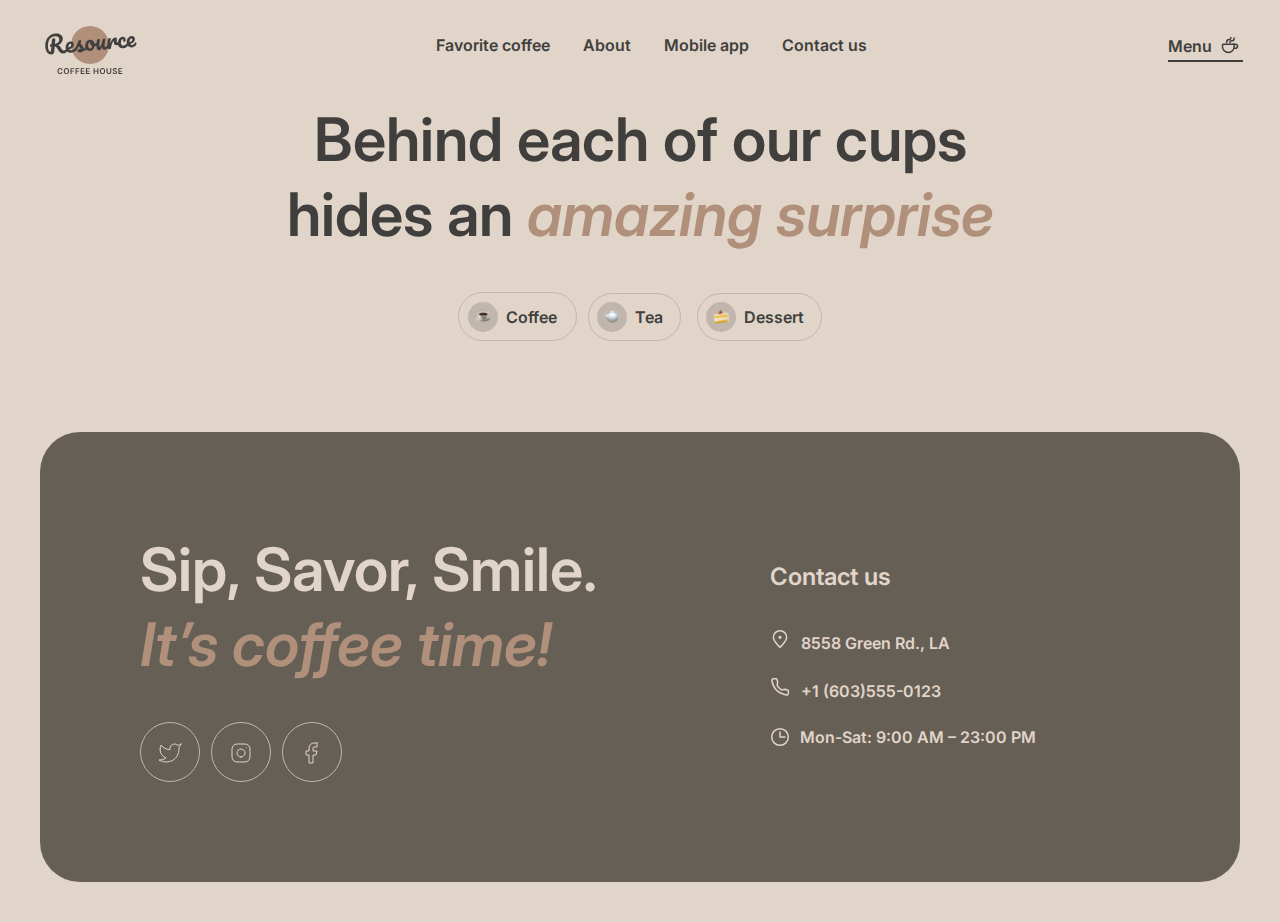
<file: coffee-house/menu.html>
<!DOCTYPE html>
<html lang="en">

<head>
  <meta charset="UTF-8">
  <meta name="viewport" content="width=device-width, initial-scale=1.0">
  <link rel="stylesheet" href="style.css">
  <script src="index.js" defer></script>
  <link href="https://fonts.googleapis.com/css2?family=Inter:wght@400;600&display=swap" rel="stylesheet">
  <link rel="icon" type="image/png" sizes="512x512" href="./images/icon/android-chrome-512x512.png">
  <title>Coffee House</title>
</head>

<body>
  <div class="body_wrapper">
    <header class="header">
      <div class="header__top">
        <a href="./">
          <img src="images/icon/logo.svg" alt="Logo">
        </a>
      </div>
      <div class="navbar">
        <nav class="navbar_header" id="navbar_header">
          <ul class="navigationList" id="navigationList">
            <li><a href="./#favorite" class="nav__link">Favorite coffee</a></li>
            <li><a href="./#about" class="nav__link">About</a></li>
            <li><a href="./#mobile-app" class="nav__link">Mobile app</a></li>
            <li><a href="#contact" class="nav__link">Contact us</a></li>
            <li class="menuBurger">
              <a href="menu.html" class="menu_active">Menu</a>
              <img src="images/icon/coffee-cup.svg" class="icon_coffee" alt="Coffee icon">
            </li>
          </ul>
        </nav>
      </div>
      <div class="coffee_menu_btn">
        <div class="button_coffee" id="img-coffee">
          <span class="coffee_btn">
            <a href="menu.html" class="menu_active">Menu</a>
            <img src="images/icon/coffee-cup.svg" class="icon_coffee_active" alt="Coffee icon">
          </span>
        </div>
        <div class="burger_menu" id="burger-menu">
          <button class="burger" id="burger">
            <span></span><span></span>
          </button>
        </div>
      </div>

    </header>
    <main>
      <section class="coffee_menu">
        <div class="coffee_menu_info">
          <h1>Behind each of our cups hides an <span>amazing surprise</span></h1>
        </div>
        <div class="coffee_menu_input">
          <div class="coffee_button menu-btn" data-menu="coffee-menu" onclick="showMenu('coffee-menu')">
            <div class="coffee_store">
              <span class="coffee_img">
                <svg width="17" height="17" viewBox="0 0 17 17" fill="none" xmlns="http://www.w3.org/2000/svg"
                  xmlns:xlink="http://www.w3.org/1999/xlink">
                  <path d="M0.5 16.12H16.5V0.12H0.5V16.12Z" fill="url(#pattern0)" />
                  <defs>
                    <pattern id="pattern0" patternContentUnits="objectBoundingBox" width="1" height="1">
                      <use xlink:href="#image0_32469_2390" transform="scale(0.015625)" />
                    </pattern>
                    <image id="image0_32469_2390" width="64" height="64"
                      xlink:href="[data-uri]" />
                  </defs>
                </svg>
              </span>
              <p class="coffee_name">Coffee</p>
            </div>
          </div>
          <div class="tea_button menu-btn" data-menu="tea-menu" onclick="showMenu('tea-menu')">
            <div class="tea_store">
              <div class="tea_img">
                <svg width="17" height="17" viewBox="0 0 17 17" fill="none" xmlns="http://www.w3.org/2000/svg"
                  xmlns:xlink="http://www.w3.org/1999/xlink">
                  <path d="M0.5 16.12H16.5V0.12H0.5V16.12Z" fill="url(#pattern1)" />
                  <defs>
                    <pattern id="pattern1" patternContentUnits="objectBoundingBox" width="1" height="1">
                      <use xlink:href="#image0_32469_2772" transform="scale(0.015625)" />
                    </pattern>
                    <image id="image0_32469_2772" width="64" height="64"
                      xlink:href="[data-uri]" />
                  </defs>
                </svg>
              </div>
              <p class="tea_name">Tea</p>
            </div>
          </div>
          <div class="dessert_button menu-btn" data-menu="dessert-menu" onclick="showMenu('dessert-menu')">
            <div class="dessert_store">
              <div class="dessert_img">
                <svg width="17" height="17" viewBox="0 0 17 17" fill="none" xmlns="http://www.w3.org/2000/svg"
                  xmlns:xlink="http://www.w3.org/1999/xlink">
                  <path d="M0.5 16.12H16.5V0.12H0.5V16.12Z" fill="url(#pattern2)" />
                  <defs>
                    <pattern id="pattern2" patternContentUnits="objectBoundingBox" width="1" height="1">
                      <use xlink:href="#image0_32469_2380" transform="scale(0.015625)" />
                    </pattern>
                    <image id="image0_32469_2380" width="64" height="64"
                      xlink:href="[data-uri]" />
                  </defs>
                </svg>
              </div>
              <p class="dessert_name">Dessert</p>
            </div>
          </div>
        </div>
        <div class="coffee_menu_content menu-container" id="coffee-menu">
          <div class="drink1">
            <div class="coffee">
              <img src="images/coffee/coffee-1.jpg" alt="coffee1">
            </div>
            <div class="menu_content_drink">
              <div class="menu_content_title">
                <p class="menu_content_name">Irish coffee</p>
                <p class="menu_content_info">Fragrant black coffee with Jameson Irish whiskey and whipped milk</p>
              </div>
              <p class="menu_content_price1">$7.00</p>
            </div>
          </div>
          <div class="drink2">
            <div class="coffee">
              <img src="images/coffee/coffee-5.jpg" alt="coffee5">
            </div>
            <div class="menu_content_drink">
              <div class="menu_content_title">
                <p class="menu_content_name">Espresso</p>
                <p class="menu_content_info">Classic black coffee</p>
              </div>
              <p class="menu_content_price2">$4.50</p>
            </div>
          </div>
          <div class="drink3">
            <div class="coffee">
              <img src="images/coffee/coffee-2.jpg" alt="coffee2">
            </div>
            <div class="menu_content_drink">
              <div class="menu_content_title">
                <p class="menu_content_name">Kahlua coffee</p>
                <p class="menu_content_info">Classic coffee with milk and Kahlua liqueur under a cap of frothed milk</p>
              </div>
              <p class="menu_content_price">$7.00</p>
            </div>
          </div>
          <div class="drink4">
            <div class="coffee">
              <img src="images/coffee/coffee-6.jpg" alt="coffee6">
            </div>
            <div class="menu_content_drink">
              <div class="menu_content_title">
                <p class="menu_content_name">Latte</p>
                <p class="menu_content_info">Espresso coffee with the addition of steamed milk and dense milk foam</p>
              </div>
              <p class="menu_content_price1">$5.50</p>
            </div>
          </div>
          <div class="drink5">
            <div class="coffee">
              <img src="images/coffee/coffee-3.jpg" alt="coffee3">
            </div>
            <div class="menu_content_drink">
              <div class="menu_content_title">
                <p class="menu_content_name">Honey raf</p>
                <p class="menu_content_info">Espresso with frothed milk, cream and aromatic honey</p>
              </div>
              <p class="menu_content_price">$5.50</p>
            </div>
          </div>
          <div class="drink6">
            <div class="coffee">
              <img src="images/coffee/coffee-7.jpg" alt="coffee7">
            </div>
            <div class="menu_content_drink">
              <div class="menu_content_title">
                <p class="menu_content_name">Latte macchiato</p>
                <p class="menu_content_info">Espresso with frothed milk and chocolate</p>
              </div>
              <p class="menu_content_price">$5.50</p>
            </div>
          </div>
          <div class="drink7">
            <div class="coffee">
              <img src="images/coffee/coffee-4.jpg" alt="coffee4">
            </div>
            <div class="menu_content_drink">
              <div class="menu_content_title">
                <p class="menu_content_name">Ice cappuccino</p>
                <p class="menu_content_info">Cappuccino with soft thick foam in summer version with ice</p>
              </div>
              <p class="menu_content_price">$5.00</p>
            </div>
          </div>
          <div class="drink8">
            <div class="coffee">
              <img src="images/coffee/coffee-8.jpg" alt="coffee8">
            </div>
            <div class="menu_content_drink">
              <div class="menu_content_title">
                <p class="menu_content_name">Coffee with cognac</p>
                <p class="menu_content_info">Fragrant black coffee with cognac and whipped cream</p>
              </div>
              <p class="menu_content_price">$6.50</p>
            </div>
          </div>

          <button class="drink_refresh" onclick="toggleMenu()">
            <img src="images/icon/button-icon-dark.svg" alt="refresh">
          </button>
        </div>

        <div class="tea_menu_content menu-container" id="tea-menu">
          <div class="drink1">
            <div class="coffee">
              <img src="images/tea/tea-1.png" alt="tea1">
            </div>
            <div class="menu_content_drink">
              <div class="menu_content_title">
                <p class="menu_content_name">Moroccan</p>
                <p class="menu_content_info">Fragrant black tea with the addition of tangerine, cinnamon, honey, lemon
                  and mint</p>
              </div>
              <p class="menu_content_price1">$4.50</p>
            </div>
          </div>
          <div class="drink2">
            <div class="coffee">
              <img src="images/tea/tea-2.png" alt="tea2">
            </div>
            <div class="menu_content_drink">
              <div class="menu_content_title">
                <p class="menu_content_name">Ginger</p>
                <p class="menu_content_info">Original black tea with fresh ginger, lemon and honey</p>
              </div>
              <p class="menu_content_price">$5.00</p>
            </div>
          </div>
          <div class="drink3">
            <div class="coffee">
              <img src="images/tea/tea-3.png" alt="tea3">
            </div>
            <div class="menu_content_drink">
              <div class="menu_content_title">
                <p class="menu_content_name">Cranberry</p>
                <p class="menu_content_info">Invigorating black tea with cranberry and honey</p>
              </div>
              <p class="menu_content_price">$5.00</p>
            </div>
          </div>
          <div class="drink4">
            <div class="coffee">
              <img src="images/tea/tea-4.png" alt="coffee6">
            </div>
            <div class="menu_content_drink">
              <div class="menu_content_title">
                <p class="menu_content_name">Sea buckthorn</p>
                <p class="menu_content_info">Toning sweet black tea with sea buckthorn, fresh thyme and cinnamon</p>
              </div>
              <p class="menu_content_price1">$5.50</p>
            </div>
          </div>
        </div>
        <div class="dessert_menu_content menu-container" id="dessert-menu">
          <div class="dessert1">
            <div class="coffee">
              <img src="images/dessert/dessert-1.png" alt="dessert1">
            </div>
            <div class="menu_content_drink">
              <div class="menu_content_title">
                <p class="menu_content_name">Marble cheesecake</p>
                <p class="menu_content_info">Philadelphia cheese with lemon zest on a light sponge cake and red currant
                  jam</p>
              </div>
              <p class="menu_content_price1">$3.50</p>
            </div>
          </div>
          <div class="dessert2">
            <div class="coffee">
              <img src="images/dessert/dessert-2.png" alt="dessert2">
            </div>
            <div class="menu_content_drink">
              <div class="menu_content_title">
                <p class="menu_content_name">Red velvet</p>
                <p class="menu_content_info">Layer cake with cream cheese frosting</p>
              </div>
              <p class="menu_content_price">$4.00</p>
            </div>
          </div>
          <div class="dessert3">
            <div class="coffee">
              <img src="images/dessert/dessert-3.png" alt="dessert3">
            </div>
            <div class="menu_content_drink">
              <div class="menu_content_title">
                <p class="menu_content_name">Cheesecakes</p>
                <p class="menu_content_info">Soft cottage cheese pancakes with sour cream and fresh berries and
                  sprinkled with powdered sugar</p>
              </div>
              <p class="menu_content_price1">$4.50</p>
            </div>
          </div>
          <div class="dessert4">
            <div class="coffee">
              <img src="images/dessert/dessert-4.png" alt="dessert4">
            </div>
            <div class="menu_content_drink">
              <div class="menu_content_title">
                <p class="menu_content_name">Creme brulee</p>
                <p class="menu_content_info">Delicate creamy dessert in a caramel basket with wild berries</p>
              </div>
              <p class="menu_content_price">$4.00</p>
            </div>
          </div>
          <div class="dessert5">
            <div class="coffee">
              <img src="images/dessert/dessert-5.png" alt="dessert5">
            </div>
            <div class="menu_content_drink">
              <div class="menu_content_title">
                <p class="menu_content_name">Pancakes</p>
                <p class="menu_content_info">Tender pancakes with strawberry jam and fresh strawberries</p>
              </div>
              <p class="menu_content_price">$4.50</p>
            </div>
          </div>
          <div class="dessert6">
            <div class="coffee">
              <img src="images/dessert/dessert-6.png" alt="dessert6">
            </div>
            <div class="menu_content_drink">
              <div class="menu_content_title">
                <p class="menu_content_name">Honey cake</p>
                <p class="menu_content_info">Classic honey cake with delicate custard</p>
              </div>
              <p class="menu_content_price">$4.50</p>
            </div>
          </div>
          <div class="dessert7">
            <div class="coffee">
              <img src="images/dessert/dessert-7.png" alt="dessert7">
            </div>
            <div class="menu_content_drink">
              <div class="menu_content_title">
                <p class="menu_content_name">Chocolate cake</p>
                <p class="menu_content_info">Cake with hot chocolate filling and nuts with dried apricots</p>
              </div>
              <p class="menu_content_price">$5.50</p>
            </div>
          </div>
          <div class="dessert8">
            <div class="coffee">
              <img src="images/dessert/dessert-8.png" alt="dessert8">
            </div>
            <div class="menu_content_drink">
              <div class="menu_content_title">
                <p class="menu_content_name">Black forest</p>
                <p class="menu_content_info">A combination of thin sponge cake with cherry jam and light chocolate
                  mousse</p>
              </div>
              <p class="menu_content_price1">$6.50</p>
            </div>
          </div>
          <button class="dessert_refresh" onclick="toggleMenuDessert()">
            <img src="images/icon/button-icon-dark.svg" alt="refresh">
          </button>
        </div>
      </section>
    </main>
    <footer id="contact">
      <div class="social_media_info">
        <h2>Sip, Savor, Smile. <span>It’s coffee time!</span></h2>
        <div class="social_media">
          <button class="twitter">
            <svg width="24" height="24" viewBox="0 0 24 24" fill="none" xmlns="http://www.w3.org/2000/svg">
              <g id="twitter">
                <path id="Vector"
                  d="M23 3.01006C23 3.01006 20.9821 4.20217 19.86 4.54006C19.2577 3.84757 18.4573 3.35675 17.567 3.13398C16.6767 2.91122 15.7395 2.96725 14.8821 3.29451C14.0247 3.62177 13.2884 4.20446 12.773 4.96377C12.2575 5.72309 11.9877 6.62239 12 7.54006V8.54006C10.2426 8.58562 8.50127 8.19587 6.93101 7.4055C5.36074 6.61513 4.01032 5.44869 3 4.01006C3 4.01006 -1 13.0101 8 17.0101C5.94053 18.408 3.48716 19.109 1 19.0101C10 24.0101 21 19.0101 21 7.51006C20.9991 7.23151 20.9723 6.95365 20.92 6.68006C21.9406 5.67355 23 3.01006 23 3.01006Z"
                  stroke="#E1D4C9" stroke-linecap="round" stroke-linejoin="round" />
              </g>
            </svg>
          </button>
          <button class="instagram">
            <svg width="24" height="24" viewBox="0 0 24 24" fill="none" xmlns="http://www.w3.org/2000/svg">
              <g id="instagram">
                <path id="Vector1"
                  d="M12 16C14.2091 16 16 14.2091 16 12C16 9.79086 14.2091 8 12 8C9.79086 8 8 9.79086 8 12C8 14.2091 9.79086 16 12 16Z"
                  stroke="#E1D4C9" stroke-linecap="round" stroke-linejoin="round" />
                <path id="Vector_2"
                  d="M3 16V8C3 5.23858 5.23858 3 8 3H16C18.7614 3 21 5.23858 21 8V16C21 18.7614 18.7614 21 16 21H8C5.23858 21 3 18.7614 3 16Z"
                  stroke="#E1D4C9" />
                <path id="Vector_3" d="M17.5 6.51L17.51 6.49889" stroke="#E1D4C9" stroke-linecap="round"
                  stroke-linejoin="round" />
              </g>
            </svg>
          </button>
          <button class="facebook">
            <svg width="24" height="24" viewBox="0 0 24 24" fill="none" xmlns="http://www.w3.org/2000/svg">
              <g id="facebook">
                <path id="Vector2"
                  d="M17 2H14C12.6739 2 11.4021 2.52678 10.4645 3.46447C9.52678 4.40215 9 5.67392 9 7V10H6V14H9V22H13V14H16L17 10H13V7C13 6.73478 13.1054 6.48043 13.2929 6.29289C13.4804 6.10536 13.7348 6 14 6H17V2Z"
                  stroke="#E1D4C9" stroke-linecap="round" stroke-linejoin="round" />
              </g>
            </svg>
          </button>
        </div>
      </div>
      <div class="contact">
        <p class="contact_info">Contact us</p>
        <div class="contact_link">
          <div class="map">
            <a class="map_link"
              href="https://www.google.com/maps/search/8558+Green+Rd.,+LA/@34.0200392,-118.741382,10z/data=!3m1!4b1?entry=ttu"
              target="_blank">
              <img src="images/icon/pin-alt.svg" alt="pin">
              8558 Green Rd., LA
            </a>
          </div>
          <div class="phone">
            <a class="phone_link" href="tel:+16035550123">
              <img src="images/icon/phone.svg" alt="phone">
              +1 (603)555-0123
            </a>
          </div>
          <div class="hours">
            <img src="images/icon/clock.svg" alt="clock">
            <p class="contact_hours">Mon-Sat: 9:00 AM – 23:00 PM</p>
          </div>
        </div>
      </div>
    </footer>

  </div>

</body>

</html>
</file>
<file: coffee-house/style.css>
html {
  scroll-behavior: smooth;
}

body {
  margin: 0 auto;
  max-width: 1440px;
  min-height: 100%;
  background-color: var(--background-body);
  font-family: var(--heading-font-family);
  box-sizing: border-box;
}

.body_wrapper {
  overflow: hidden;
  position: relative;
  width: 100%;
}

:root {
  --background-body: #E1D4C9;
  --background-container: #665F55;
  --background-backdrop: rgba(64, 63, 61, 0.80);
  --text-dark: #403F3D;
  --text-light: #E1D4C9;
  --text-accent: #B0907A;
  --border-light: #C1B6AD;
  --border-dark: #665F55;
  --heading-font-family: 'Inter', sans-serif;
}

/* #region header */

.header {
  display: flex;
  justify-content: space-between;
  align-items: center;
  margin: 19px 36px 0 40px;
  max-width: 1440px;
}

.header__top {
  width: 100px;
  height: 60px;
}

.navbar {
  display: flex;
  justify-content: center;
  align-items: center;
}

.navigationList {
  display: flex;
  list-style-type: none;
  gap: 33px;
  margin-right: -60px;
}

.nav__link,
.menu_link {
  position: relative;
  color: var(--text-dark);
  font-size: 16px;
  font-weight: 600;
  text-decoration: none;
}

.menuBurger {
  display: flex;
  gap: 8px;
  opacity: 0;
}

.coffee_btn {
  margin-right: 4px;
  display: flex;
  justify-content: end;
  align-items: center;
  gap: 8px;
}

.icon_coffee {
  margin-bottom: 10px;
  width: 20px;
  height: 20px;
}

.menu_active {
  margin-bottom: 9px;
  position: relative;
  color: var(--text-dark);
  font-size: 16px;
  font-weight: 600;
  text-decoration: none;
  cursor: context-menu;
}

.icon_coffee_active {
  margin-bottom: 10px;
  width: 20px;
  height: 20px;
}

.menu_active::after {
  content: '';
  position: absolute;
  background-color: var(--text-dark);
  height: 2px;
  width: 170%;
  left: 0;
  bottom: -6px;
}

.nav__link::after,
.menu_link::after {
  content: '';
  display: block;
  margin: auto;
  margin-top: 5px;
  background-color: var(--text-dark);
  height: 2px;
  width: 0;
  transition: all 0.5s ease;
}

.button_coffee {
  background: transparent;
  border: none;
}

.burger_menu {
  display: none;
}

.burger span {
  display: block;
  position: absolute;
  width: 16px;
  height: 1.5px;
  top: 26px;
  left: 14px;
  background-color: var(--text-dark);
  transition: transform 1s;
}

.burger span:nth-child(1) {
  transform: translateY(-7px);
}

.header.open .burger span:nth-child(1) {
  transform: translate(0, -4px) rotate(45deg);
}

.header.open .burger span:nth-child(2) {
  transform: translate(0, -4px) rotate(-45deg);
}

.show-burger {
  overflow: hidden;
}

@media (max-width: 768px) {
  .button_coffee {
    display: none;
  }

  .menuBurger {
    margin: 38px 0 40px 34px;
    opacity: 1;
  }

  .menuBurger img {
    margin-left: 7px;
    margin-top: -3px;
    width: 40px;
    height: 40px;
  }

  .coffee_menu_btn {
    border: none;
  }

  .burger_menu {
    margin-right: 4px;
    display: block;
    position: relative;
  }

  .burger {
    border-radius: 100px;
    border: 1px solid var(--border-dark);
    width: 44px;
    height: 44px;
    background-color: transparent;
  }

  .navigationList {
    position: fixed;
    top: 83px;
    right: -717px;
    display: flex;
    gap: 54px;
    flex-direction: column;
    align-items: center;
    box-sizing: border-box;
    padding: 60px 19px 150px 0;
    width: 100%;
    height: 100vh;
    z-index: 5;
    background-color: var(--background-body);
    transition: 2s;
  }

  a.nav__link,
  a.menu_link,
  a.menu_active {
    color: var(--text-dark);
    text-align: center;
    font-size: 32px;
    font-weight: 600;
    line-height: 125%;
    padding: 0;
    display: block;
    align-items: center;
  }

  .header.open .navigationList {
    transform: translateX(-100%);
    visibility: visible;
  }

  .icon_coffee {
    position: relative;
    padding-right: 34px;
    z-index: 2;
  }
}

@media (max-width: 690px) {
  .navigationList {
    right: -860px;
  }
}

@media (max-width: 530px) {
  .navigationList {
    right: -910px;
  }
}

@media (max-width: 440px) {
  .navigationList {
    right: -950px;
  }
}

@media (max-width: 380px) {
  .header {
    margin: 20px 12px 0 16px;
  }

  .navigationList {
    right: -965px;
  }
}

/* #endregion */

/* #region premium */
section {
  padding: 21px 40px 0 40px;
  margin-bottom: 91px;
}

.premium_coffee {
  position: relative;
  height: 444px;
  display: flex;
  max-width: 1360px;
  padding: 100px;
  z-index: 1;
  overflow: hidden;
  border-radius: 40px;
}

.video_premium {
  object-fit: cover;
  height: 100%;
}


.premium_coffee video {
  position: absolute;
  top: 0;
  left: 1px;
  object-fit: cover;
  height: 100%;
  width: 100%;
}

.premium_content {
  width: 530px;
  z-index: 2;
}

h1 {
  margin: 0;
  padding: 0;
  color: var(--text-light);
  font-size: 72px;
  font-weight: 600;
  line-height: 105%;
}

h1 span {
  color: var(--text-accent);
  font-style: italic;
}

.atmosphere {
  margin: 40px 0 40px 0;
  color: var(--text-light);
  font-size: 16px;
  font-weight: 400;
  line-height: 150%;
}

.premium_menu {
  display: flex;
  border-radius: 100px;
  background: var(--background-body);
  width: 42px;
  padding: 21px 79px;
  border: none;
  cursor: pointer;
}

.premium_menu_btn {
  display: flex;
  gap: 8px;
}

.premium_menu_btn img {
  position: absolute;
  opacity: 0;
  left: 223px;
}

.premium_menu a {
  display: flex;
  text-decoration: none;
  color: var(--text-dark);
  text-align: center;
  font-size: 16px;
  font-weight: 600;
  line-height: 150%;
  transition: all 1s ease;
}

@media (max-width: 795px) {
  .premium_coffee {
    padding: 100px 60px;
  }

  .premium_menu a {
    margin-left: -15px;
    transition: none;
  }

  .premium_menu_btn img {
    opacity: 1;
    left: 178px;
  }
}

@media (max-width: 715px) {
  h1 {
    font-size: 62px;
  }
}

@media (max-width: 629px) {
  h1 {
    font-size: 60px;
  }
}

@media (max-width: 614px) {
  h1 {
    font-size: 56px;
  }
}

@media (max-width: 587px) {
  h1 {
    font-size: 52px;
  }
}

@media (max-width: 559px) {

  section {
    padding: 20px 16px 0 16px;
  }

  .premium_coffee {
    height: 433px;
    padding: 60px 16px;
  }

  .premium_content {
    width: 316px;
  }

  h1 {
    font-size: 42px;
    line-height: 115%;
  }

  .premium_menu {
    padding: 19px 79px;
  }

  .premium_menu_btn img {
    opacity: 1;
    left: 148px;
  }
}

/* #endregion */

/* #region favorite */
.favorite h2 {
  margin: -13px 0 40px 0;
  padding: 0;
  text-align: center;
  color: var(--text-dark);
  font-size: 60px;
  font-weight: 600;
  line-height: 125%;
}

h2 span {
  font-style: italic;
  color: var(--text-accent);
}

.image_left {
  background-color: transparent;
  border: none;
  display: block;
  width: 60px;
  height: 60px;
  position: absolute;
  margin-top: 290px;
  left: 44px;
  cursor: pointer;
  transition: all 1s ease;
}

.image_right {
  background-color: transparent;
  border: none;
  display: block;
  width: 60px;
  height: 69px;
  position: absolute;
  margin-top: 285px;
  left: 93%;
  cursor: pointer;
}

.favorite_content {
  position: relative;
  width: 480px;
  overflow: hidden;
  margin: auto;
  text-align: center;
}

.carousel_line {
  display: flex;
  transition: all 1s ease;
}

.carousel_content {
  width: 100%;
}

.favorite_content img {
  width: 480px;
  height: 480px;
  margin-bottom: 16px;
}

h3 {
  margin-top: 0;
  color: var(--text-dark);
  font-size: 24px;
  font-weight: 600;
  line-height: 125%;
  margin-bottom: 16px;
}

.favorite_info {
  color: var(--text-dark);
  font-size: 16px;
  font-weight: 400;
  line-height: 150%;
  margin-bottom: 16px;
}

.favorite_price {
  margin-top: 0;
  color: var(--text-dark);
  font-size: 24px;
  font-weight: 600;
  line-height: 125%;
  margin-bottom: 40px;
}

.carousel_dots {
  display: flex;
  justify-content: center;
  gap: 12px;
  margin-top: 40px;
  padding-bottom: 3px;
}

.carousel {
  width: 40px;
  height: 4px;
  margin-bottom: 30px;
  margin-left: 3px;
}

.carousel_pagination {
  border-radius: 100px;
  width: 40px;
  height: 4px;
  background: var(--border-light);
  overflow: hidden;
}

.fill {
  height: 100%;
  width: 0;
  background-color: var(--border-dark);
}

.fill.animate {
  animation: fillAnimation 6s linear infinite;
}

@keyframes fillAnimation {
  0% {
    width: 0;
  }

  100% {
    width: 100%;
  }
}

@media (max-width: 1200px) {
  .image_right {
    left: 88%;
    cursor: none;
  }
}


@media (max-width: 890px) {

  .image_right {
    left: 86%;
    cursor: none;
  }
}

@media (max-width: 780px) {
  .image_right {
    left: 82%;
    cursor: none;
  }
}

@media (max-width: 550px) {
  .favorite h2 {
    font-size: 32px;
  }

  .image_right {
    display: none;
  }

  .image_left {
    display: none;
  }

  .favorite_content {
    width: 348px;

  }

  .favorite_content img {
    width: 348px;
    height: 348px;
  }
}

/* #endregion */

/* #region about */
h2 {
  margin: -45px 0 40px 0;
  padding: 0;
  color: var(--text-dark);
  font-size: 60px;
  font-weight: 600;
  line-height: 125%;
}

.about_foto {
  display: flex;
  justify-content: space-between;
  gap: 40px;
  max-width: 100%;
  flex-wrap: wrap;
}

.foto1 {
  width: 660px;
  height: 590px;
  border-radius: 20px;
  display: inline-block;
  overflow: hidden;
}

.foto1 img,
.foto3 img,
.foto2 img,
.foto4 img {
  object-fit: cover;
  width: 100%;
  height: 100%;
  transition: 1s;
  display: block;
  transform: scale(1.1);
}

.foto2,
.foto3 {
  width: 660px;
  height: 430px;
  border-radius: 20px;
  display: inline-block;
  overflow: hidden;
}

.foto4 {
  margin-top: -160px;
  width: 660px;
  height: 590px;
  border-radius: 20px;
  display: inline-block;
  overflow: hidden;
}

@media (max-width: 1439px) {

  .about_foto {
    justify-content: center;
  }

  .foto4 {
    margin-top: 0;
  }
}

@media (max-width: 890px) {
  .foto1 {
    width: 688px;
  }

  .foto4 {
    margin-top: 0;
    width: 688px;
  }

  .foto2,
  .foto3 {
    display: none;
  }
}

@media (max-width: 585px) {
  h2 {
    font-size: 42px;
  }
}

@media (max-width: 380px) {
  h2 {
    width: 348px;
    font-size: 32px;
  }

  .foto1 img,
  .foto4 img {
    transform: scale(1.2);
  }
}

/* #endregion */

/* #region mobile-app */
.container {
  display: flex;
  justify-content: space-between;
  align-items: center;
  margin-top: -12px;
  padding-bottom: 5px;
}

.download {
  width: 630px;
  margin-top: 41px
}

.mobile_app_info {
  color: var(--text-dark);
  font-size: 16px;
  font-weight: 400;
  line-height: 150%;
  margin-bottom: 40px;
}

.button_apps {
  display: flex;
  gap: 20px;
}

.ios_btn,
.google_btn {
  width: 159px;
  height: auto;
  padding: 11px 20px;
  border-radius: 100px;
  border: 1px solid var(--border-dark);
  background-color: transparent;
  cursor: pointer;
  transition: all 1s ease;
}

.app_store,
.google_store {
  display: flex;
  align-items: center;
  gap: 8px;
}

.app_info,
.google_info {
  text-align: left;
}

.available {
  color: var(--text-dark);
  font-size: 10px;
  font-weight: 600;
  line-height: 140%;
  margin: 0;
}

.app {
  color: var(--text-dark);
  font-size: 16px;
  font-weight: 600;
  line-height: 150%;
  margin: 0;
  padding-top: 2px;
}

@media (max-width: 1095px) {
  .container {
    flex-direction: column;
    margin-top: -8px;
    gap: 100px;
  }
}

@media (max-width: 890px) {
  .download {
    width: 688px;
  }
}

@media (max-width: 725px) {
  .download {
    width: 600px;
  }
}

@media (max-width: 620px) {
  .download {
    width: 500px;
  }

  .foto_mobile img {
    width: 448px;
  }
}

@media (max-width: 540px) {
  .container {
    gap: 39px;
  }

  .download {
    width: 348px;
    margin-top: 44px;
  }

  .button_apps {
    flex-direction: column;
    margin-top: 42px;
  }

  .foto_mobile img {
    width: 348px;
  }
}

/* #endregion */

/* #region contact */
footer {
  margin: 0 40px 0 40px;
  display: flex;
  max-width: 1360px;
  padding: 100px 100px 100px 100px;
  justify-content: flex-start;
  gap: 100px;
  align-items: center;
  border-radius: 40px;
  background: var(--background-container);
  margin-bottom: 40px;
}

footer h2 {
  color: var(--text-light);
}

.social_media_info {
  margin-top: 45px;
  width: 530px;
  text-align: left;
}

footer button {
  padding-top: 5px;
  width: 60px;
  height: 60px;
  border-radius: 100px;
  border: 1px solid var(--border-light);
  background-color: transparent;
  margin-right: 7px;
  cursor: pointer;
  transition: all 1s ease;
}

.contact {
  margin-top: -28px;
  color: var(--text-light);
  display: flex;
  flex-direction: column;
  gap: 37px;
}

.contact_info {
  font-size: 24px;
  font-weight: 600;
  line-height: 125%;
}

.contact_link {
  display: flex;
  flex-direction: column;
  gap: 20px;
  margin-top: -24px;
}

.map,
.phone,
.hours {
  display: flex;
  gap: 10px;
  align-items: center;
  position: relative;
}

.map img,
.phone img {
  margin-right: 7px;
}

.map_link::after {
  content: '';
  display: block;
  margin: auto;
  background-color: var(--text-light);
  height: 2px;
  width: 0;
  transition: all 0.5s ease;
}

.phone_link::after {
  content: '';
  display: block;
  margin: auto;
  background-color: var(--text-light);
  height: 2px;
  width: 0;
  transition: all 0.5s ease;
}

.map a,
.phone a,
.hours p {
  color: var(--text-light);
  font-size: 16px;
  font-weight: 600;
  line-height: 150%;
  text-decoration: none;
  margin: 0;
}

@media (max-width: 1173px) {
  footer {
    padding: 101px 60px;
    flex-direction: column;
    justify-content: center;
    align-items: center;
    gap: 100px;
    align-self: stretch;
  }
}

@media (max-width: 890px) {

  .social_media_info {
    width: 568px
  }

  .contact {
    margin-top: -21px;
    margin-right: 304px
  }

  .contact_link {
    margin-top: -29px;
  }

  .phone {
    margin-bottom: -3px;
  }
}

@media (max-width: 767px) {
  .contact {
    margin-right: 300px
  }
}

@media (max-width: 763px) {
  .contact {
    margin-right: 250px
  }
}

@media (max-width: 713px) {
  .contact {
    margin-right: 220px
  }
}

@media (max-width: 683px) {

  footer {
    padding: 61px 16px;
    gap: 40px;
    margin: 0 16px 40px 16px;
  }

  .social_media_info {
    padding-left: 30px;
  }

  .contact {
    margin-right: 200px
  }
}

@media (max-width: 586px) {
  .social_media_info {
    width: 488px;
  }

  .contact {
    margin-right: 140px
  }
}

@media (max-width: 500px) {
  .social_media_info {
    width: 400px;
  }
}

@media (max-width: 500px) {
  .contact {
    margin-right: 70px
  }
}

@media (max-width: 435px) {
  .social_media_info {
    width: 348px;
  }

  .contact {
    margin-right: 52px;
  }
}

@media (max-width: 408px) {

  h2 {
    font-size: 32px;
  }

  .contact {
    margin-right: 52px;
  }

  .phone {
    margin-bottom: -3px;
  }
}

/* #endregion */

/* #region coffee_menu */

.coffee_menu_info {
  margin-left: auto;
  margin-right: auto;
  width: 800px;
}

.coffee_menu h1 {
  color: var(--text-dark);
  text-align: center;
  font-size: 60px;
  font-weight: 600;
  line-height: 125%;
  margin-bottom: 40px;
}

.coffee_menu_input {
  display: flex;
  gap: 16px;
  justify-content: center;
  align-items: center;
  margin-bottom: 40px;
}

.coffee_button {
  padding: 0 19px 0 9px;
  height: 47px;
  border-radius: 100px;
  border: none;
  display: flex;
  justify-content: center;
  align-items: center;
  margin-right: -5px;
  border: 1px solid var(--border-light);
  cursor: pointer;
}

.menu-btn.active {
  background: var(--background-container);
  cursor: context-menu;
}

.coffee_store,
.tea_store,
.dessert_store {
  display: flex;
  justify-content: center;
  align-items: center;
  gap: 8px;
}

.coffee_img {
  width: 30px;
  height: 30px;
  border-radius: 100px;
  background: var(--border-light);
  display: flex;
  justify-content: center;
  align-items: center;
}

.active .coffee_img,
.active .tea_img,
.active .dessert_img {
  background: var(--background-body);
}

.coffee_name {
  color: var(--text-dark);
  font-size: 16px;
  font-weight: 600;
  line-height: 150%;
  padding: 0;
}

.active .coffee_name,
.active .tea_name,
.active .dessert_name {
  color: var(--text-light);
}

.tea_button,
.dessert_button {
  padding: 0 17px 0 8px;
  height: 46px;
  border-radius: 100px;
  background: transparent;
  border: 1px solid var(--border-light);
  display: flex;
  justify-content: center;
  align-items: center;
  cursor: pointer;
  transition: all 1s ease;
}

.tea_img,
.dessert_img {
  width: 30px;
  height: 30px;
  border-radius: 100px;
  background: var(--border-light);
  display: flex;
  justify-content: center;
  align-items: center;
}

.tea_name,
.dessert_name {
  color: var(--text-dark);
  font-size: 16px;
  font-weight: 600;
  line-height: 150%;
}

.coffee_menu_content,
.tea_menu_content,
.dessert_menu_content {
  display: flex;
  max-width: 1360px;
  height: 100%;
  gap: 37px;
  flex-direction: row;
  flex-wrap: wrap;
  padding-bottom: 4px;
  justify-content: center;
  transition: all 1s ease;
}

.tea_menu_content,
.dessert_menu_content {
  display: none;
}

.drink1,
.drink2,
.drink3,
.drink4,
.drink5,
.drink6,
.drink7,
.drink8,
.dessert1,
.dessert2,
.dessert3,
.dessert4,
.dessert5,
.dessert6,
.dessert7,
.dessert8 {
  width: 310px;
  border-radius: 40px;
  border: 1px solid var(--border-light);
  height: 506px;
}

.coffee {
  width: 310px;
  height: 310px;
  border-radius: 40px;
  display: inline-block;
  overflow: hidden;
}

.coffee img {
  object-fit: cover;
  width: 100%;
  height: 100%;
  transition: 1s;
  display: block;
  transform: scale(1.1);
}

.menu_content_drink {
  display: flex;
  flex-direction: column;
  margin: 20px;
}

.menu_content_title {
  display: flex;
  flex-direction: column;
  margin-bottom: auto;
}

.menu_content_name {
  color: var(--text-dark);
  font-size: 24px;
  font-weight: 600;
  line-height: 125%;
  margin-bottom: 12px;
  margin-bottom: 12px;
  margin-top: -4px;
}

.menu_content_info {
  color: var(--text-dark);
  font-size: 16px;
  font-weight: 400;
  line-height: 150%;
  margin-top: 0;
  margin-bottom: 12px;
}

.menu_content_price {
  margin-top: 25px;
  color: var(--text-dark);
  font-size: 24px;
  font-weight: 600;
  line-height: 125%;
}

.menu_content_price1 {
  margin: 0;
  color: var(--text-dark);
  font-size: 24px;
  font-weight: 600;
  line-height: 125%;
}

.menu_content_price2 {
  margin-top: 50px;
  color: var(--text-dark);
  font-size: 24px;
  font-weight: 600;
  line-height: 125%;
}

.drink_refresh,
.dessert_refresh {
  display: none;
  width: 60px;
  height: 60px;
  border: none;
  margin-right: 10px;
  background-color: transparent;
}


@media (max-width: 1068px) {
  .coffee_menu_content {
    justify-content: center;
    flex-direction: row;
  }
}

@media (max-width: 890px) {
  .coffee_menu_info {
    width: 688px;
  }

  .drink_refresh,
  .dessert_refresh {
    width: 300px;
    display: block;
    margin: auto;
    text-align: center;
  }

  .coffee_menu_content {
    margin-bottom: 38px;
  }

  .tea_menu_content .drink2,
  .tea_menu_content .drink4 {
    display: block;
  }

  .drink2,
  .drink6,
  .drink4,
  .drink8 {
    display: none;
  }

  .dessert5,
  .dessert6,
  .dessert7,
  .dessert8 {
    display: none;
  }

  .dessert5.show,
  .dessert6.show,
  .dessert7.show,
  .dessert8.show {
    display: block;
  }

  .drink4.show,
  .drink8.show,
  .drink2.show,
  .drink6.show {
    display: block;
  }
}

@media (max-width: 741px) {
  .coffee_menu_info {
    width: 388px;
  }

  .coffee_menu h1 {
    font-size: 32px;
  }

  .coffee_menu_content {
    margin-bottom: 1130px;
  }
}

@media (max-width: 647px) {
  .coffee_menu_info {
    width: 388px;
  }
}

@media (max-width: 505px) {
  .coffee_menu_info {
    width: 388px;
  }
}

@media (max-width: 410px) {

  .coffee_menu_info {
    width: 348px;
  }

  .coffee_menu_input {
    gap: 8px;
  }

  .coffee_menu h1 {
    font-size: 32px;
  }
}

@media (hover:hover) {
  .nav__link:hover::after {
    width: 100%;
  }

  .menu_link:hover::after {
    width: 170%;
  }

  .burger_cross:hover {
    transform: scale(1.1);
    transition: 1s;
  }

  .premium_menu:hover a {
    margin-left: -8px;
    transition: all 1s ease;
  }

  .premium_menu:hover img {
    align-items: center;
    opacity: 1;
    transition: all 1s ease;
  }

  .image_left svg:hover {
    fill: var(--border-dark);
    transition: all 1s ease;
  }

  .image_left svg:hover path {
    stroke: var(--text-light);
    transition: all 1s ease;
  }

  .image_right svg:hover {
    fill: var(--border-dark);
    transition: all 1s ease;
  }

  .image_right svg:hover path {
    stroke: var(--text-light);
    transition: all 1s ease;
  }

  .foto1:hover img,
  .foto2:hover img,
  .foto3:hover img,
  .foto4:hover img {
    transform: scale(1);
  }

  .ios_btn:hover,
  .google_btn:hover {
    background-color: var(--border-dark);
  }

  .ios_btn:hover path,
  .google_btn:hover path {
    fill: var(--text-light);
    transition: all 1s ease;
  }

  .ios_btn:hover p,
  .google_btn:hover p {
    color: var(--text-light);
    transition: all 1s ease;
  }

  .twitter:hover,
  .instagram:hover,
  .facebook:hover {
    background-color: var(--background-body);
    transition: all 1s ease;
  }

  .twitter:hover path,
  .instagram:hover path,
  .facebook:hover path {
    stroke: var(--text-dark);
    transition: all 1s ease;
  }

  .map_link:hover::after {
    width: 100%;
  }

  .phone_link:hover::after {
    width: 100%;
  }

  .tea_button:hover,
  .dessert_button:hover,
  .coffee_button:hover {
    background-color: var(--background-container);
    transition: all 1s ease;
  }

  .tea_button:hover p,
  .dessert_button:hover p,
  .coffee_button:hover p {
    color: var(--text-light);
    transition: all 1s ease;
  }

  .tea_button:hover .tea_img,
  .dessert_button:hover .dessert_img,
  .coffee_button:hover .coffee_img {
    background-color: var(--background-body);
    transition: all 1s ease;
  }

  .drink1:hover img,
  .drink2:hover img,
  .drink3:hover img,
  .drink4:hover img,
  .drink5:hover img,
  .drink6:hover img,
  .drink7:hover img,
  .drink8:hover img,
  .dessert1:hover img,
  .dessert2:hover img,
  .dessert3:hover img,
  .dessert4:hover img,
  .dessert5:hover img,
  .dessert6:hover img,
  .dessert7:hover img,
  .dessert8:hover img {
    transform: scale(1);
  }
}

@media (hover:none) {
  .nav__link:hover::after {
    width: 0;
  }

  .menu_link:hover::after {
    width: 0;
  }

  .burger_cross:hover {
    transition: none;
  }

  .premium_menu:hover a {
    transition: none;
  }

  .premium_menu:hover img {
    align-items: center;
    opacity: 1;
    transition: none;
  }

  .image_left svg:hover {
    fill: transparent;
    transition: none;
  }

  .image_left svg:hover path {
    stroke: var(--text-dark);
    transition: none;
  }

  .image_right svg:hover {
    fill: transparent;
    transition: none;
  }

  .image_right svg:hover path {
    stroke: var(--text-dark);
    transition: none;
  }

  .foto1:hover img,
  .foto2:hover img,
  .foto3:hover img,
  .foto4:hover img {
    transform: scale(1.1);
  }

  .ios_btn:hover,
  .google_btn:hover {
    background-color: transparent;
  }

  .ios_btn:hover path,
  .google_btn:hover path {
    fill: var(--text-dark);
    transition: none;
  }

  .ios_btn:hover p,
  .google_btn:hover p {
    color: var(--text-dark);
    transition: none;
  }

  .twitter:hover,
  .instagram:hover,
  .facebook:hover {
    background-color: transparent;
    transition: none;
  }

  .twitter:hover path,
  .instagram:hover path,
  .facebook:hover path {
    stroke: var(--text-light);
    transition: none;
  }

  .map_link:hover::after {
    width: 0;
  }

  .phone_link:hover::after {
    width: 0;
  }

  .drink1:hover img,
  .drink2:hover img,
  .drink3:hover img,
  .drink4:hover img,
  .drink5:hover img,
  .drink6:hover img,
  .drink7:hover img,
  .drink8:hover img,
  .dessert1:hover img,
  .dessert2:hover img,
  .dessert3:hover img,
  .dessert4:hover img,
  .dessert5:hover img,
  .dessert6:hover img,
  .dessert7:hover img,
  .dessert8:hover img {
    transform: scale(1.1);
  }
}

/* #endregion */
</file>
